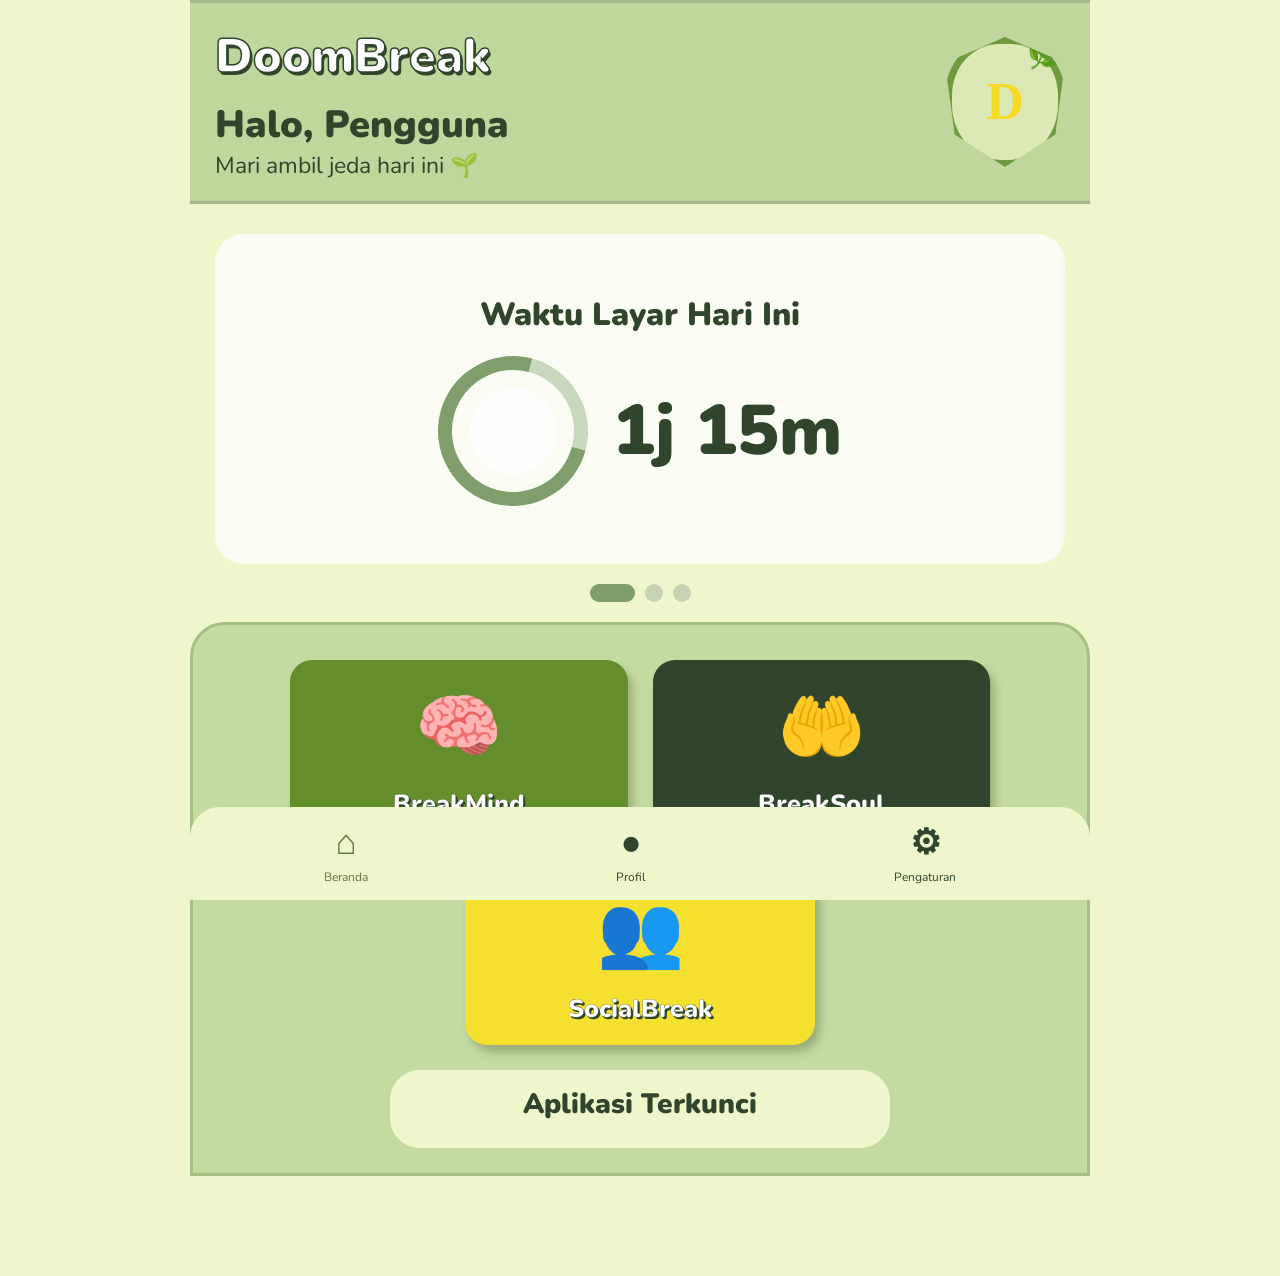
<file: index.html>
<!DOCTYPE html>
<html lang="id">
<head>
    <meta charset="UTF-8">
    <meta name="viewport" content="width=device-width, initial-scale=1.0">
    <title>DoomBreak</title>
    <link rel="stylesheet" href="style.css">
</head>
<body>
    <div class="app">

        <!-- HEADER -->
        <header class="top-header">
            <div class="header-content">
                <div class="header-left">
                    <div class="brand-title" id="brandTitle">DoomBreak</div>
                    <div class="header-greeting">
                        <h2>Halo, <span id="greetingName">Pengguna</span></h2>
                        <p>Mari ambil jeda hari ini 🌱</p>
                    </div>
                </div>

                <div class="shield-logo">
                    <div class="shield-leaf">🌿</div>
                    <span id="userInitial">D</span>
                </div>
            </div>
        </header>

        <!-- BERANDA -->
        <main id="homePage" class="page active">

            <!-- DASHBOARD SLIDER -->
            <section class="dashboard-section">
                <div class="dashboard-slider" id="dashboardSlider">
                    <div class="dashboard-track" id="dashboardTrack">

                        <!-- SLIDE 1 -->
                        <div class="dashboard-slide">
                            <div class="dashboard-panel screen-panel">
                                <h3>Waktu Layar Hari Ini</h3>

                                <div class="screen-time-content">
                                    <div class="screen-time-ring">
                                        <div class="ring-inner"></div>
                                    </div>

                                    <div class="screen-time-number">
                                        <strong id="screenTimeValue">1j 15m</strong>
                                    </div>
                                </div>
                            </div>
                        </div>

                        <!-- SLIDE 2 -->
                        <div class="dashboard-slide">
                            <div class="dashboard-panel">
                                <div class="chart-title">
                                    <h3>Durasi Penggunaan</h3>
                                </div>

                                <div class="app-usage-chart">
                                    <div class="chart-y-axis">
                                        <span>12</span>
                                        <span>10</span>
                                        <span>8</span>
                                        <span>6</span>
                                        <span>4</span>
                                        <span>2</span>
                                        <span>0</span>
                                    </div>

                                    <div class="chart-bars" id="usageChart">
                                        <!-- Diisi JS -->
                                    </div>
                                </div>
                            </div>
                        </div>
                    </div>
                </div>

                <div class="slider-dots">
                    <button class="slider-dot active" data-slide="0"></button>
                    <button class="slider-dot" data-slide="1"></button>
                    <button class="slider-dot" data-slide="2"></button>
                </div>
            </section>

            <!-- FITUR UTAMA -->
            <section class="feature-area">
                <div class="feature-grid">

                    <button class="feature-button mind" onclick="openChallenge('BreakMind')">
                        <span class="feature-image">🧠</span>
                        <span>BreakMind</span>
                    </button>

                    <button class="feature-button soul" onclick="openChallenge('BreakSoul')">
                        <span class="feature-image">🤲</span>
                        <span>BreakSoul</span>
                    </button>

                    <button class="feature-button social" onclick="openChallenge('SocialBreak')">
                        <span class="feature-image">👥</span>
                        <span>SocialBreak</span>
                    </button>

                </div>

                <!-- APLIKASI TERKUNCI -->
                <div class="locked-apps">
                    <h3>Aplikasi Terkunci</h3>

                    <div class="locked-app-icons" id="lockedAppIcons">
                        <!-- Diisi JS -->
                    </div>
                </div>
            </section>

        </main>

        <!-- HALAMAN MORNINGBREAK: DAFTAR TANGGAL -->
        <main id="morningPage" class="page">
            <div class="page-header morning-page-header">
                <div class="page-header-icon">🌅</div>
                <div>
                    <h1>MorningBreak</h1>
                    <p id="morningCurrentDate"></p>
                </div>
                <div class="header-shield">Ⅱ</div>
            </div>

            <section class="morning-history">
                <div class="morning-history-list" id="morningHistoryList">
                    <!-- Tanggal diisi JS -->
                </div>
            </section>
        </main>

        <!-- HALAMAN DETAIL RIWAYAT MORNINGBREAK -->
        <main id="morningDetailPage" class="page">
            <div class="page-header morning-page-header">
                <div class="page-header-icon">🌅</div>
                <div>
                    <h1>MorningBreak</h1>
                    <p id="morningDetailDate"></p>
                </div>
                <div class="header-shield">Ⅱ</div>
            </div>

            <section class="morning-detail-content">
                <div class="detail-section">
                    <div class="detail-section-title">Pertanyaan</div>
                    <div class="detail-result" id="morningQuestionsResult">
                        <!-- Pertanyaan -->
                    </div>
                </div>

                <div class="detail-section">
                    <div class="detail-section-title">Jawaban</div>
                    <div class="detail-answer-result" id="morningAnswersResult">
                        <!-- Jawaban -->
                    </div>
                </div>

                <div class="detail-navigation">
                    <button class="round-arrow" onclick="showPage('morningPage')">
                        ←
                    </button>

                    <button class="round-arrow" onclick="openMorningBreak()">
                        →
                    </button>
                </div>
            </section>
        </main>

        <!-- HALAMAN TANTANGAN LAIN -->
        <main id="challengePage" class="page">
            <div class="simple-page-header">
                <button class="back-button" onclick="showPage('homePage')">
                    ← Kembali
                </button>

                <h2 id="challengeTitle">BreakMind</h2>
                <p id="challengeDescription"></p>
            </div>

            <section class="challenge-card">
                <div class="challenge-progress">
                    <span id="challengeCounter">Pertanyaan 1</span>
                    <div class="progress-track">
                        <div id="challengeProgress"></div>
                    </div>
                </div>

                <h3 id="challengeQuestion"></h3>
                <div id="challengeOptions" class="challenge-options"></div>

                <button class="main-button" id="challengeNextButton" onclick="nextChallenge()">
                    Lanjutkan
                </button>
            </section>
        </main>
<!-- HALAMAN ARSIP FITUR -->
<main id="featureHistoryPage" class="page">
    <div class="simple-page-header">
        <button class="back-button" onclick="showPage('homePage')">
            ← Kembali
        </button>

        <div class="history-page-heading">
            <span id="featureHistoryIcon">🌱</span>
            <h2 id="featureHistoryTitle">Riwayat Respons</h2>
        </div>

        <p>Pilih tanggal untuk melihat respons yang sudah dikerjakan.</p>
    </div>

    <section class="feature-history-list" id="featureHistoryList">
        <!-- Tanggal akan diisi melalui JavaScript -->
    </section>
</main>

<!-- HALAMAN DETAIL ARSIP -->
<main id="featureHistoryDetailPage" class="page">
    <div class="simple-page-header">
        <button
            class="back-button"
            onclick="showPage('featureHistoryPage')"
        >
            ← Kembali
        </button>

        <h2 id="featureDetailTitle">Detail Respons</h2>
        <p id="featureDetailDate"></p>
    </div>

    <section
        class="feature-history-detail"
        id="featureHistoryDetailContent"
    >
        <!-- Pertanyaan dan jawaban akan ditampilkan di sini -->
    </section>
</main>

        <!-- PROFILE -->
        <main id="profilePage" class="page">
            <div class="simple-page-header">
                <h2>Profil</h2>
                <p>Kelola informasi akunmu.</p>
            </div>

            <section class="settings-content">
                <div class="profile-avatar" id="profileAvatar">H</div>

                <label for="profileName">Nama</label>
                <input id="profileName" type="text" value="Hida">

                <label for="profileEmail">Email</label>
                <input id="profileEmail" type="email" placeholder="Email kamu">

                <button class="main-button" onclick="saveProfile()">
                    Simpan Profil
                </button>

                <p id="profileFeedback" class="feedback"></p>
            </section>
        </main>

        <!-- SETTINGS -->
        <main id="settingsPage" class="page">
            <div class="page-header settings-page-header">
                <div class="page-header-icon">⚙</div>
                <h1>Setting</h1>
            </div>

            <section class="settings-content">

                <h2 class="settings-section-title">
                    Pengaturan Waktu & Fokus
                </h2>

                <div class="daily-limit-row">
                    <label for="dailyLimit">Batas Layar Harian</label>
                    <select id="dailyLimit">
                        <option value="2">2 jam</option>
                        <option value="3">3 jam</option>
                        <option value="4">4 jam</option>
                        <option value="5">5 jam</option>
                        <option value="6">6 jam</option>
                        <option value="8">8 jam</option>
                    </select>
                </div>

                <h2 class="settings-section-title app-lock-title">
                    Nonaktifkan Aplikasi
                </h2>

                <div class="app-lock-list">

                    <label class="app-lock-row">
                        <span class="app-logo instagram">◎</span>
                        <span class="app-lock-name">Instagram</span>
                        <input type="checkbox" class="app-lock-checkbox" data-app="instagram" checked>
                        <span class="custom-arrow">▼</span>
                    </label>

                    <label class="app-lock-row">
                        <span class="app-logo youtube">▶</span>
                        <span class="app-lock-name">YouTube</span>
                        <input type="checkbox" class="app-lock-checkbox" data-app="youtube" checked>
                        <span class="custom-arrow">▼</span>
                    </label>

                    <label class="app-lock-row">
                        <span class="app-logo tiktok">♪</span>
                        <span class="app-lock-name">TikTok</span>
                        <input type="checkbox" class="app-lock-checkbox" data-app="tiktok" checked>
                        <span class="custom-arrow">▼</span>
                    </label>

                    <label class="app-lock-row">
                        <span class="app-logo x-logo">𝕏</span>
                        <span class="app-lock-name">X</span>
                        <input type="checkbox" class="app-lock-checkbox" data-app="x" checked>
                        <span class="custom-arrow">▼</span>
                    </label>

                    <label class="app-lock-row">
                        <span class="app-logo telegram">➤</span>
                        <span class="app-lock-name">Telegram</span>
                        <input type="checkbox" class="app-lock-checkbox" data-app="telegram" checked>
                        <span class="custom-arrow">▼</span>
                    </label>

                </div>

                <div class="setting-option">
                    <strong>Tampilan Mode</strong>
                    <button id="themeToggle" onclick="toggleTheme()">
                        <span>☾</span>
                        <span>☀</span>
                    </button>
                </div>

                <div class="setting-option">
                    <strong>Bahasa</strong>
                    <span>Indonesia</span>
                </div>
                    
                </p>
            </section>
        </main>

        <!-- BOTTOM NAVIGATION -->
        <nav class="bottom-nav">
            <button class="nav-button active" data-page="homePage" onclick="showPage('homePage')">
                <span class="nav-icon">⌂</span>
                <span>Beranda</span>
            </button>

            <button class="nav-button" data-page="profilePage" onclick="showPage('profilePage')">
                <span class="nav-icon">●</span>
                <span>Profil</span>
            </button>

            <button class="nav-button" data-page="settingsPage" onclick="showPage('settingsPage')">
                <span class="nav-icon">⚙</span>
                <span>Pengaturan</span>
            </button>
        </nav>

    </div>

    <script src="script.js"></script>
</body>
</html>
</file>
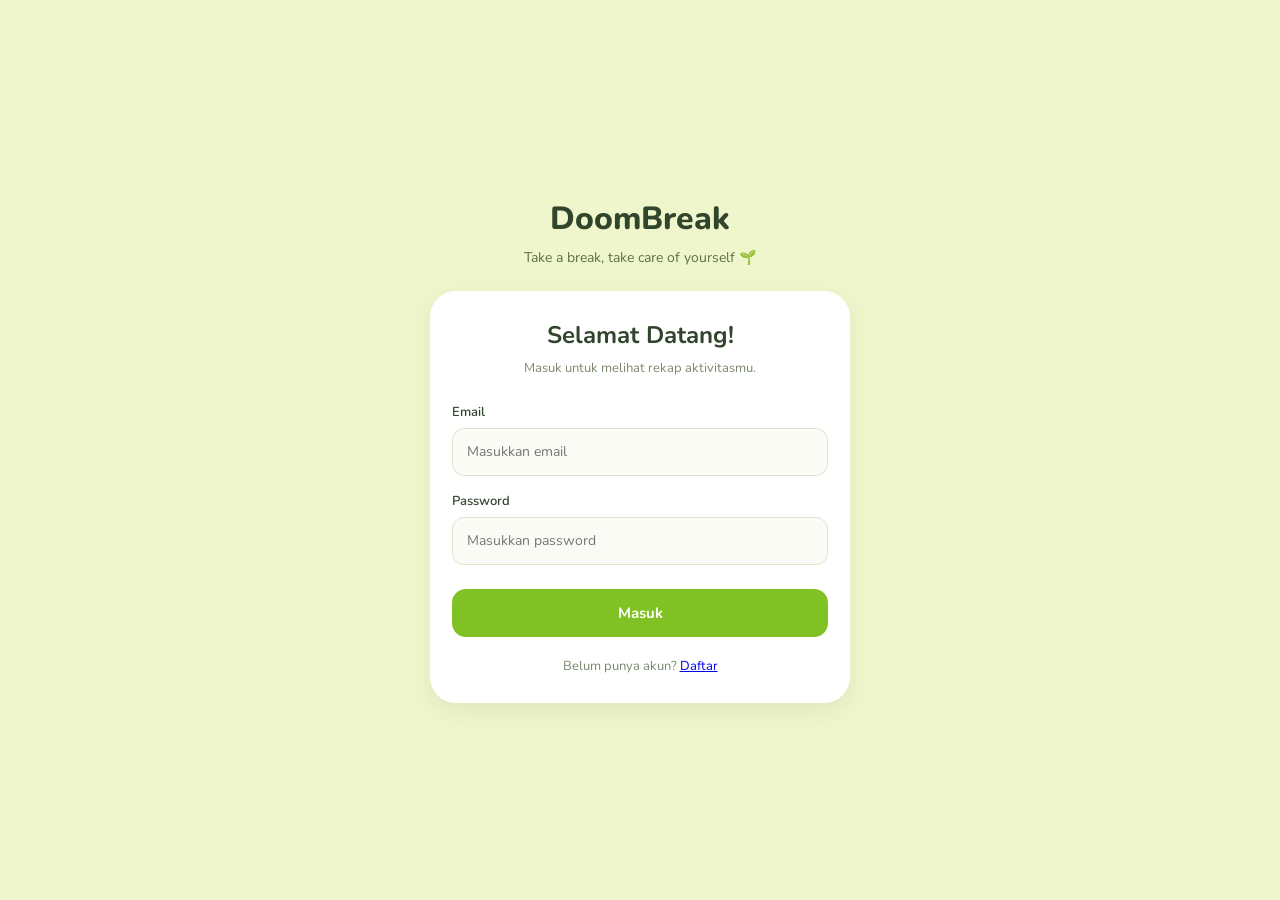
<file: login.html>
<!DOCTYPE html>
<html lang="id">
<head>
    <meta charset="UTF-8">
    <meta name="viewport" content="width=device-width, initial-scale=1.0">
    <title>Login - DoomBreak</title>

    <link rel="stylesheet" href="style.css">
</head>

<body class="auth-mode">

    <main class="auth-page active">
        <div class="auth-container">

            <div class="auth-logo">
                <h1>DoomBreak</h1>
                <p>Take a break, take care of yourself 🌱</p>
            </div>

            <div class="auth-card">
                <h2>Selamat Datang!</h2>

                <p class="auth-subtitle">
                    Masuk untuk melihat rekap aktivitasmu.
                </p>

                <form id="loginForm">

                    <div class="auth-input-group">
                        <label for="loginEmail">Email</label>
                        <input
                            type="email"
                            id="loginEmail"
                            placeholder="Masukkan email"
                            required
                        >
                    </div>

                    <div class="auth-input-group">
                        <label for="loginPassword">Password</label>
                        <input
                            type="password"
                            id="loginPassword"
                            placeholder="Masukkan password"
                            required
                        >
                    </div>

                    <button type="submit" class="auth-submit">
                        Masuk
                    </button>

                </form>

                <p class="auth-switch">
                    Belum punya akun?
                    <a href="register.html">Daftar</a>
                </p>
            </div>

        </div>
    </main>

    <script src="auth.js"></script>
</body>
</html>
</file>
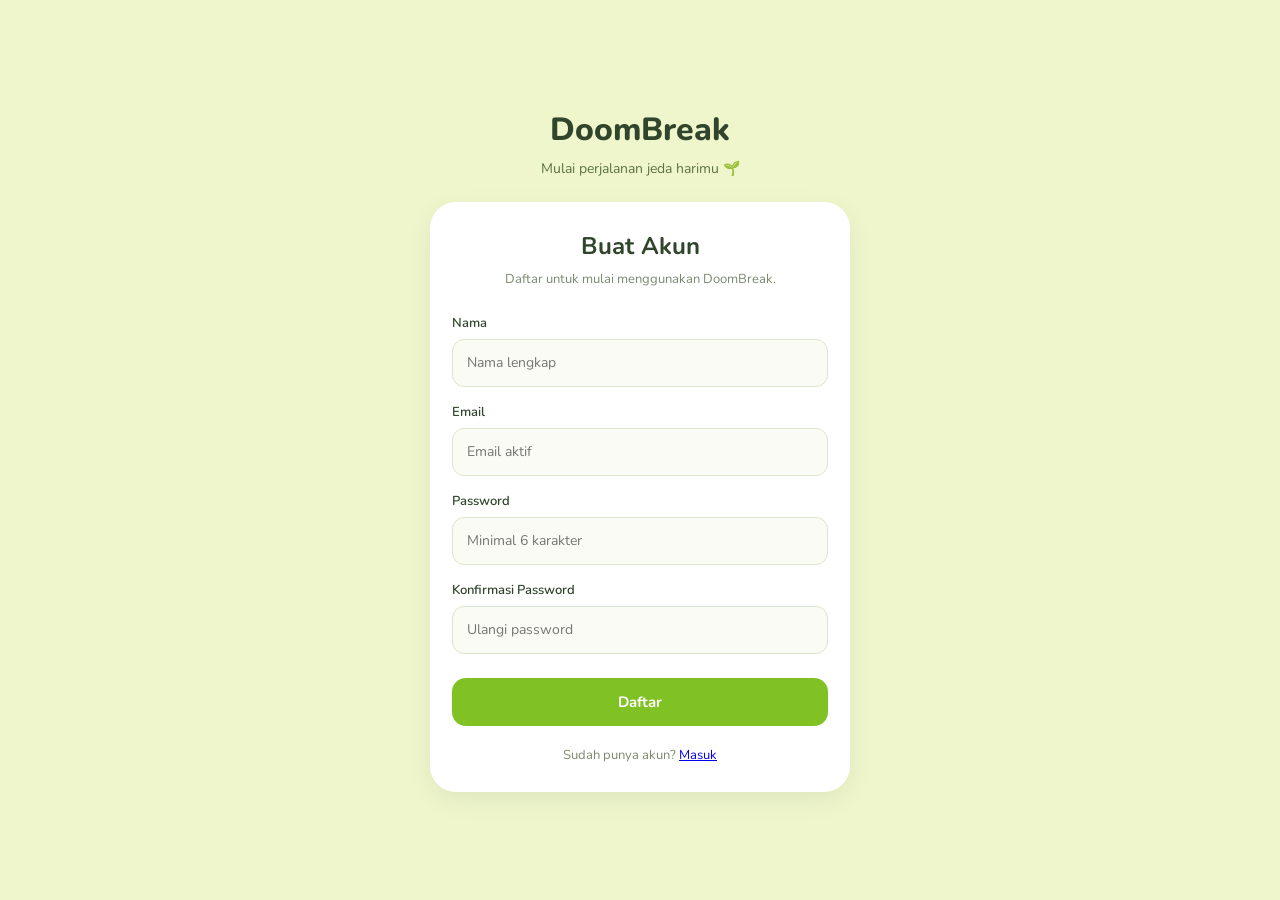
<file: register.html>
<!DOCTYPE html>
<html lang="id">
<head>
    <meta charset="UTF-8">
    <meta name="viewport" content="width=device-width, initial-scale=1.0">
    <title>Register - DoomBreak</title>

    <link rel="stylesheet" href="style.css">
</head>

<body class="auth-mode">

    <main class="auth-page active">
        <div class="auth-container">

            <div class="auth-logo">
                <h1>DoomBreak</h1>
                <p>Mulai perjalanan jeda harimu 🌱</p>
            </div>

            <div class="auth-card">
                <h2>Buat Akun</h2>

                <p class="auth-subtitle">
                    Daftar untuk mulai menggunakan DoomBreak.
                </p>

                <form id="registerForm">

                    <div class="auth-input-group">
                        <label for="registerName">Nama</label>
                        <input
                            type="text"
                            id="registerName"
                            placeholder="Nama lengkap"
                            required
                        >
                    </div>

                    <div class="auth-input-group">
                        <label for="registerEmail">Email</label>
                        <input
                            type="email"
                            id="registerEmail"
                            placeholder="Email aktif"
                            required
                        >
                    </div>

                    <div class="auth-input-group">
                        <label for="registerPassword">Password</label>
                        <input
                            type="password"
                            id="registerPassword"
                            placeholder="Minimal 6 karakter"
                            minlength="6"
                            required
                        >
                    </div>

                    <div class="auth-input-group">
                        <label for="confirmPassword">
                            Konfirmasi Password
                        </label>

                        <input
                            type="password"
                            id="confirmPassword"
                            placeholder="Ulangi password"
                            minlength="6"
                            required
                        >
                    </div>

                    <button type="submit" class="auth-submit">
                        Daftar
                    </button>

                </form>

                <p class="auth-switch">
                    Sudah punya akun?
                    <a href="login.html">Masuk</a>
                </p>
            </div>

        </div>
    </main>

    <script src="auth.js"></script>
</body>
</html>
</file>
<file: style.css>
@import url('https://fonts.googleapis.com/css2?family=Nunito:wght@400;600;700;800;900&display=swap');

:root {
    --bg: #eff6cc;
    --header: #bfd69d;
    --green: #9bcd5b;
    --green-dark: #5b8d2b;
    --dark: #30452b;
    --yellow: #f5df2f;
    --white: #ffffff;
    --muted: #b8c0ad;
    --shadow: 5px 7px 9px rgba(45, 55, 30, 0.28);
}

* {
    margin: 0;
    padding: 0;
    box-sizing: border-box;
}

body {
    font-family: 'Nunito', sans-serif;
    background: var(--bg);
    color: var(--dark);
}

button,
input,
select {
    font-family: inherit;
}

button {
    cursor: pointer;
    border: none;
}

.app {
    max-width: 900px;
    min-height: 100vh;
    margin: 0 auto;
    background: var(--bg);
    padding-bottom: 100px;
}

/* HEADER */

.top-header {
    background: var(--header);
    border-top: 3px solid #a4b987;
    border-bottom: 3px solid #a4b987;
    padding: 20px 25px;
}

.header-content {
    display: flex;
    align-items: center;
    justify-content: space-between;
    gap: 15px;
}

.brand-title {
    font-size: clamp(28px, 6vw, 48px);
    font-weight: 900;
    color: white;
    -webkit-text-stroke: 1.5px var(--dark);
    text-shadow: 2px 3px var(--dark);
    margin-bottom: 10px;
}

.header-greeting h2 {
    font-size: clamp(23px, 4.5vw, 38px);
    font-weight: 900;
}

.header-greeting p {
    font-size: clamp(14px, 3vw, 23px);
}

.shield-logo {
    position: relative;
    width: 120px;
    height: 130px;
    flex-shrink: 0;
    border: 7px solid #6e9b3f;
    border-radius: 45% 45% 48% 48%;
    clip-path: polygon(50% 0, 100% 20%, 92% 75%, 50% 100%, 8% 75%, 0 20%);
    background: #dce9b6;
    display: grid;
    place-items: center;
}

.shield-symbol {
    color: var(--yellow);
    font-size: 48px;
    font-weight: 900;
}

.shield-leaf {
    position: absolute;
    top: -5px;
    right: 0;
    font-size: 25px;
}

/* PAGES */

.page {
    display: none;
}

.page.active {
    display: block;
}

/* DASHBOARD */

.dashboard-section {
    padding: 30px 25px 20px;
}

.dashboard-slider {
    overflow: hidden;
    border-radius: 28px;
}

.dashboard-track {
    display: flex;
    transition: transform 0.35s ease;
}

.dashboard-slide {
    min-width: 100%;
    flex: 0 0 100%;
}

.dashboard-panel {
    height: 330px;
    border-radius: 28px;
    background: rgba(255, 255, 255, 0.78);
    display: flex;
    flex-direction: column;
    justify-content: center;
    padding: 25px;
    box-shadow: 0 3px 12px rgba(60, 80, 40, 0.05);
}

.dashboard-panel h3 {
    text-align: center;
    font-size: clamp(20px, 4vw, 32px);
    font-weight: 900;
    margin-bottom: 20px;
}

.screen-time-content {
    display: flex;
    align-items: center;
    justify-content: center;
    gap: 25px;
}

.screen-time-ring {
    width: clamp(100px, 18vw, 150px);
    height: clamp(100px, 18vw, 150px);
    border-radius: 50%;
    border: 14px solid #7f9e6b;
    border-right-color: #c9d8bd;
    transform: rotate(-30deg);
    display: grid;
    place-items: center;
}

.ring-inner {
    width: 70%;
    height: 70%;
    border-radius: 50%;
    background: rgba(255, 255, 255, 0.8);
}

.screen-time-number strong {
    font-size: clamp(35px, 8vw, 70px);
    font-weight: 900;
    white-space: nowrap;
}

/* SLIDER DOTS */

.slider-dots {
    display: flex;
    justify-content: center;
    gap: 10px;
    margin-top: 20px;
}

.slider-dot {
    width: 18px;
    height: 18px;
    border-radius: 50%;
    background: #c8d2b6;
}

.slider-dot.active {
    width: 45px;
    border-radius: 20px;
    background: #7e9d67;
}

/* APP USAGE CHART */

.app-usage-chart {
    display: flex;
    height: 220px;
    gap: 12px;
}

.chart-y-axis {
    display: flex;
    flex-direction: column;
    justify-content: space-between;
    font-size: 13px;
    font-weight: 700;
    padding-bottom: 25px;
}

.chart-bars {
    flex: 1;
    display: flex;
    align-items: flex-end;
    justify-content: space-around;
    gap: 10px;
    border-bottom: 2px solid #d7e2c6;
}

.usage-bar-item {
    height: 100%;
    display: flex;
    flex-direction: column;
    justify-content: flex-end;
    align-items: center;
    gap: 10px;
    flex: 1;
}

.usage-bar {
    width: 55%;
    min-height: 4px;
    background: #7d9d63;
    border-radius: 0;
}

.usage-app-icon {
    font-size: 22px;
    line-height: 1;
    margin-bottom: 4px;
}

/* MOOD CHART */

.mood-chart-wrapper {
    height: 220px;
    display: flex;
    gap: 10px;
}

.mood-levels {
    display: flex;
    flex-direction: column;
    justify-content: space-between;
    font-size: 21px;
}

.mood-chart {
    flex: 1;
    height: 100%;
    position: relative;
    border-bottom: 2px solid #d7e2c6;
}

.mood-chart svg {
    width: 100%;
    height: 100%;
    overflow: visible;
}

.mood-month-labels {
    display: flex;
    justify-content: space-between;
    font-size: 10px;
    margin-top: 4px;
}

/* FEATURE AREA */

.feature-area {
    background: #c3dba2;
    border: 3px solid #a5bf83;
    border-radius: 35px 35px 0 0;
    padding: 35px 25px 25px;
}

.feature-grid {
    display: grid;
    grid-template-columns: repeat(2, minmax(0, 1fr));
    gap: 25px;
    max-width: 700px;
    margin: 0 auto;
}

.feature-button {
    min-height: 180px;
    border-radius: 22px;
    box-shadow: var(--shadow);
    display: flex;
    flex-direction: column;
    align-items: center;
    justify-content: center;
    gap: 12px;
    color: white;
    font-size: clamp(15px, 3vw, 25px);
    font-weight: 900;
    text-shadow: 2px 2px var(--dark);
    -webkit-text-stroke: 0.3px var(--dark);
    transition: transform 0.2s;
}

.feature-button:active {
    transform: scale(0.97);
}

.feature-image {
    font-size: clamp(40px, 8vw, 70px);
    text-shadow: none;
    -webkit-text-stroke: 0;
}

.feature-button.morning {
    background: #9bcd5b;
}

.feature-button.mind {
    background: #638e2b;
}

.feature-button.soul {
    background: #30452b;
}

.feature-button.social {
    background: #f5df2f;
    color: white;
}

/* LOCKED APPS */

.locked-apps {
    max-width: 500px;
    margin: 25px auto 0;
    padding: 15px 20px;
    border-radius: 30px;
    background: var(--bg);
    text-align: center;
}

.locked-apps h3 {
    font-size: clamp(18px, 4vw, 28px);
    font-weight: 900;
    margin-bottom: 10px;
}

.locked-app-icons {
    display: flex;
    align-items: center;
    justify-content: center;
    flex-wrap: wrap;
    gap: 12px;
}

.locked-app-icon {
    position: relative;
    width: 45px;
    height: 45px;
    border-radius: 12px;
    display: grid;
    place-items: center;
    color: white;
    font-size: 24px;
    font-weight: 900;
}

.locked-app-icon::after {
    content: "🔒";
    position: absolute;
    right: -5px;
    top: -8px;
    font-size: 14px;
}

.instagram {
    background: linear-gradient(45deg, #f8b33a, #d33b92, #6652c9);
}

.youtube {
    background: #ff0000;
}

.tiktok {
    background: #000000;
}

.x-logo {
    background: #000000;
}

.telegram {
    background: #269bd6;
}

.empty-apps {
    font-size: 12px;
    color: #7d8c6b;
}

/* MORNINGBREAK HEADER */

.page-header {
    display: flex;
    align-items: center;
    gap: 15px;
    padding: 25px;
    background: var(--header);
    border-top: 3px solid #a4b987;
    border-bottom: 3px solid #a4b987;
}

.page-header h1 {
    font-size: clamp(25px, 5vw, 45px);
    font-weight: 900;
    color: white;
    -webkit-text-stroke: 1.5px var(--dark);
    text-shadow: 2px 3px var(--dark);
}

.page-header p {
    font-size: clamp(13px, 2.5vw, 22px);
    font-weight: 800;
}

.page-header-icon {
    font-size: 45px;
}

.header-shield {
    margin-left: auto;
    width: 65px;
    height: 75px;
    border: 4px solid #6e9b3f;
    border-radius: 40% 40% 45% 45%;
    display: grid;
    place-items: center;
    color: var(--yellow);
    font-size: 30px;
    font-weight: 900;
    background: #dce9b6;
}

/* MORNING HISTORY */

.morning-history {
    padding: 35px 25px;
}

.morning-history-list {
    display: flex;
    flex-direction: column;
    gap: 22px;
}

.morning-date-button {
    width: 100%;
    padding: 20px 15px;
    border-radius: 20px;
    background: var(--green);
    color: var(--dark);
    font-size: clamp(17px, 4vw, 32px);
    font-weight: 900;
    box-shadow: var(--shadow);
    text-align: center;
}

.morning-date-button:active {
    transform: scale(0.98);
}

.morning-date-button.not-completed {
    opacity: 0.7;
}

.morning-empty {
    text-align: center;
    padding: 25px;
    font-size: 14px;
}

/* MORNING DETAIL */

.morning-detail-content {
    padding: 30px 25px;
}

.detail-section {
    margin-bottom: 25px;
}

.detail-section-title {
    background: var(--green);
    padding: 18px;
    border-radius: 20px;
    text-align: center;
    font-size: clamp(20px, 4vw, 30px);
    font-weight: 900;
    color: white;
    -webkit-text-stroke: 0.5px var(--dark);
    text-shadow: 1px 2px var(--dark);
    box-shadow: var(--shadow);
    position: relative;
    z-index: 2;
}

.detail-result {
    min-height: 150px;
    padding: 25px;
    margin-top: 12px;
    background: var(--yellow);
    border-radius: 20px;
    box-shadow: var(--shadow);
}

.detail-answer-result {
    min-height: 300px;
    padding: 25px;
    margin-top: -3px;
    background: white;
    border-radius: 20px;
    box-shadow: var(--shadow);
}

.detail-question-item,
.detail-answer-item {
    padding: 15px 0;
    border-bottom: 1px solid #e5e8dc;
    font-size: 15px;
    line-height: 1.6;
}

.detail-question-item:last-child,
.detail-answer-item:last-child {
    border-bottom: none;
}

.detail-question-item strong,
.detail-answer-item strong {
    display: block;
    margin-bottom: 5px;
}

.detail-answer-item {
    color: #536747;
}

.detail-navigation {
    display: flex;
    justify-content: space-between;
    margin-top: 30px;
}

.round-arrow {
    width: 75px;
    height: 75px;
    border-radius: 50%;
    background: var(--dark);
    color: var(--bg);
    font-size: 40px;
    font-weight: 900;
}

/* OTHER CHALLENGES */

.simple-page-header {
    padding: 25px;
}

.simple-page-header h2 {
    font-size: 30px;
    font-weight: 900;
}

.simple-page-header p {
    font-size: 14px;
}

.back-button {
    display: block;
    background: transparent;
    color: var(--dark);
    font-size: 14px;
    font-weight: 800;
    margin-bottom: 15px;
}

.challenge-card {
    background: white;
    padding: 25px;
    margin: 0 25px;
    border-radius: 25px;
    box-shadow: var(--shadow);
}

.challenge-progress {
    margin-bottom: 25px;
}

.challenge-progress span {
    display: block;
    font-size: 12px;
    margin-bottom: 8px;
}

.progress-track {
    height: 8px;
    background: #e6edd8;
    border-radius: 20px;
}

.progress-track div {
    width: 0;
    height: 100%;
    background: var(--green);
    border-radius: 20px;
}

.challenge-card h3 {
    font-size: 20px;
    margin-bottom: 20px;
}

.challenge-options {
    display: flex;
    flex-direction: column;
    gap: 12px;
    margin-bottom: 20px;
}

.challenge-option {
    padding: 15px;
    border: 2px solid #e1e9d5;
    border-radius: 15px;
    background: white;
    text-align: left;
    font-size: 14px;
}

.challenge-option.selected {
    border-color: var(--green-dark);
    background: #eff6dd;
}

.main-button {
    width: 100%;
    padding: 15px;
    background: var(--green-dark);
    color: white;
    font-weight: 900;
    font-size: 15px;
    border-radius: 15px;
}

/* SETTINGS */

.settings-page-header {
    gap: 15px;
}

.settings-page-header .page-header-icon {
    font-size: 55px;
    color: #000;
}

.settings-content {
    margin: 30px 25px;
    padding: 25px;
    border-radius: 20px;
    background: var(--green);
    box-shadow: var(--shadow);
}

.settings-section-title {
    text-align: center;
    background: var(--bg);
    font-size: clamp(19px, 4vw, 32px);
    font-weight: 900;
    margin: -10px -25px 0;
    padding: 8px 5px;
}

.daily-limit-row {
    display: flex;
    align-items: center;
    justify-content: space-between;
    gap: 10px;
    padding: 15px;
    margin-bottom: 15px;
}

.daily-limit-row label {
    font-size: clamp(15px, 3.5vw, 25px);
}

.daily-limit-row select {
    width: 100px;
    padding: 10px;
    border: none;
    background: var(--bg);
    color: var(--dark);
    font-size: 14px;
    border-radius: 5px;
}

.app-lock-title {
    margin-top: 0;
}

.app-lock-list {
    padding: 15px;
}

.app-lock-row {
    display: flex;
    align-items: center;
    gap: 15px;
    min-height: 65px;
    cursor: pointer;
}

.app-logo {
    width: 48px;
    height: 48px;
    display: grid;
    place-items: center;
    border-radius: 15px;
    color: white;
    font-size: 25px;
    font-weight: 900;
    flex-shrink: 0;
}

.app-lock-name {
    display: none;
}

.app-lock-checkbox {
    width: 20px;
    height: 20px;
    accent-color: var(--dark);
    margin-left: auto;
}

.custom-arrow {
    color: var(--yellow);
    font-size: 25px;
    margin-left: 10px;
}

.setting-option {
    display: flex;
    justify-content: space-between;
    align-items: center;
    background: var(--bg);
    border-radius: 25px;
    padding: 12px 18px;
    margin-top: 15px;
    gap: 10px;
}

.setting-option strong {
    font-size: clamp(14px, 3vw, 23px);
    font-weight: 900;
}

.setting-option > span {
    font-size: 15px;
}

#themeToggle {
    width: 150px;
    border-radius: 30px;
    background: white;
    display: flex;
    justify-content: space-between;
    padding: 5px 10px;
    font-size: 20px;
}

.settings-note {
    margin-top: 20px;
    font-size: 11px;
    line-height: 1.6;
}

/* PROFILE */

.profile-avatar {
    width: 90px;
    height: 90px;
    border-radius: 50%;
    background: var(--yellow);
    display: grid;
    place-items: center;
    margin: 0 auto 25px;
    font-size: 35px;
    font-weight: 900;
}

.settings-content label {
    display: block;
    font-size: 13px;
    font-weight: 800;
    margin: 15px 0 8px;
}

.settings-content input[type="text"],
.settings-content input[type="email"] {
    width: 100%;
    padding: 12px;
    border: 1px solid #d5e0c5;
    border-radius: 10px;
    background: var(--bg);
}

.feedback {
    margin-top: 10px;
    font-size: 12px;
}

/* BOTTOM NAV */

.bottom-nav {
    position: fixed;
    bottom: 0;
    left: 50%;
    transform: translateX(-50%);
    width: min(900px, 100%);
    display: flex;
    justify-content: space-around;
    align-items: center;
    padding: 12px 10px 15px;
    background: var(--bg);
    border-radius: 30px 30px 0 0;
    z-index: 100;
}

.nav-button {
    display: flex;
    flex-direction: column;
    align-items: center;
    gap: 3px;
    background: transparent;
    color: var(--dark);
    font-size: 12px;
}

.nav-icon {
    font-size: 35px;
    font-weight: 900;
}

.nav-button.active {
    color: #5c7843;
}

/* DARK MODE */

body.dark-mode {
    --bg: #20291c;
    --header: #3c5130;
    --green: #6f9f3e;
    --green-dark: #4b702b;
    --dark: #e5f1d3;
    --yellow: #cbbd2c;
    --white: #263020;
    --muted: #aab79a;
}

body.dark-mode .dashboard-panel,
body.dark-mode .challenge-card,
body.dark-mode .detail-answer-result {
    background: #2b3626;
    color: var(--dark);
}

body.dark-mode .challenge-option {
    background: #2b3626;
    color: var(--dark);
}

body.dark-mode .detail-answer-item {
    color: #c8ddb2;
}

/* RESPONSIVE */

@media (max-width: 550px) {
    .dashboard-section {
        padding: 25px 18px 15px;
    }

    .dashboard-panel {
        height: 300px;
        padding: 18px;
    }

    .feature-area {
        padding: 30px 18px 25px;
    }

    .feature-grid {
        gap: 18px;
    }

    .feature-button {
        min-height: 150px;
    }

    .morning-history {
        padding: 30px 18px;
    }

    .morning-date-button {
        padding: 18px 10px;
    }

    .morning-detail-content {
        padding: 25px 18px;
    }

    .settings-content {
        margin: 25px 18px;
        padding: 20px;
    }

    .settings-section-title {
        margin-left: -20px;
        margin-right: -20px;
    }

    .challenge-card {
        margin: 0 18px;
    }
}

@media (max-width: 380px) {
    .screen-time-content {
        gap: 12px;
    }

    .screen-time-number strong {
        font-size: 35px;
    }

    .screen-time-ring {
        width: 90px;
        height: 90px;
        border-width: 10px;
    }

    .feature-button {
        min-height: 125px;
        font-size: 14px;
    }

    .feature-image {
        font-size: 38px;
    }

    .app-logo {
        width: 40px;
        height: 40px;
    }
}
/* LABEL DURASI DI ATAS BATANG GRAFIK */
.usage-duration {
    display: block;
    font-size: 12px;
    font-weight: 700;
    color: #34472d;
    white-space: nowrap;
    text-align: center;
    margin-bottom: 7px;
    line-height: 1.2;
}

/* ITEM GRAFIK */
.usage-bar-item {
    height: 100%;
    display: flex;
    flex-direction: column;
    justify-content: flex-end;
    align-items: center;
    gap: 8px;
    flex: 1;
    min-width: 0;
}

/* BATANG GRAFIK */
.usage-bar {
    width: 55%;
    min-height: 4px;
    background: #7d9d63;
    border-radius: 0;
    transition: height 0.3s ease;
}

/* IKON APLIKASI */
.usage-app-icon {
    font-size: 22px;
    line-height: 1;
    margin-bottom: 4px;
}

/* RESPONSIVE UNTUK HP */
@media (max-width: 420px) {
    .usage-duration {
        font-size: 10px;
    }

    .usage-app-icon {
        font-size: 18px;
    }
}
/* ======================================
   RIWAYAT RESPONS DOOMBREAK
====================================== */

.history-page-heading {
    display: flex;
    align-items: center;
    gap: 10px;
}

.history-page-heading span {
    font-size: 28px;
}

/* ======================================
   FEATURE HISTORY - DOOMBREAK
====================================== */

/* Daftar tanggal aktivitas */
.feature-history-list {
    display: flex;
    flex-direction: column;
    gap: 25px;
    padding: 35px 25px;
}

/* Tombol tanggal */
.feature-history-list .morning-date-button {
    width: 100%;
    min-height: 100px;
    padding: 20px 15px;

    display: flex;
    justify-content: center;
    align-items: center;

    border: none;
    border-radius: 22px;

    background: var(--green);
    color: var(--dark);

    font-size: clamp(18px, 4vw, 32px);
    font-weight: 900;
    text-align: center;

    box-shadow: var(--shadow);
}

/* Hilangkan tanda panah pada tombol tanggal */
.feature-history-list .history-arrow {
    display: none;
}

/* Halaman detail */
.feature-history-detail {
    display: flex;
    flex-direction: column;
    gap: 30px;
    padding: 35px 25px 110px;
}

/* Kartu pertanyaan dan jawaban */
.feature-history-detail .history-qa-card {
    background: transparent;
    border: none;
    border-radius: 22px;
    padding: 0;
    box-shadow: none;
}

/* Bagian pertanyaan */
.feature-history-detail .history-question {
    min-height: 100px;
    padding: 20px;

    display: flex;
    justify-content: center;
    align-items: center;

    background: var(--green);
    border-radius: 22px;
    box-shadow: var(--shadow);
    text-align: center;
}

/* Hilangkan nomor */
.feature-history-detail .history-number {
    display: none;
}

/* Hilangkan label kecil */
.feature-history-detail .history-question small {
    display: none;
}

/* Tulisan Pertanyaan */
.feature-history-detail .history-question strong {
    color: white;
    font-size: clamp(20px, 4vw, 30px);
    font-weight: 900;
    text-shadow: 2px 2px var(--dark);
}

/* Area jawaban */
.feature-history-detail .history-answer {
    min-height: 180px;
    margin: 15px 0 0;
    padding: 25px;

    background: white;
    border-radius: 22px;
    box-shadow: var(--shadow);
}

/* Tulisan Hasil Rekapan */
.feature-history-detail .history-answer small {
    display: block;
    color: #c5c9c0;
    font-size: clamp(20px, 4vw, 30px);
    font-weight: 900;
}

/* Isi jawaban */
.feature-history-detail .history-answer p {
    margin: 10px 0 0;
    color: var(--dark);
    font-size: 18px;
    line-height: 1.5;
}

/* Tampilan kosong */
.feature-history-list .history-empty,
.feature-history-detail .history-empty {
    padding: 25px;
    background: transparent;
    color: var(--dark);
    text-align: center;
    font-weight: 800;
}

/* Tampilan HP */
@media (max-width: 550px) {
    .feature-history-list {
        padding: 30px 18px;
        gap: 22px;
    }

    .feature-history-list .morning-date-button {
        min-height: 85px;
        font-size: 20px;
    }

    .feature-history-detail {
        padding: 30px 18px 110px;
    }

    .feature-history-detail .history-answer {
        min-height: 250px;
    }
}

/* Dark mode */
.dark-mode .history-qa-card {
    background: #252d20;
    border-color: rgba(190, 220, 150, 0.14);
}

.dark-mode .history-question strong {
    color: #e8f1df;
}

.dark-mode .history-answer {
    background: #34432a;
}

.dark-mode .history-answer p {
    color: #e2f2ce;
}

.dark-mode .history-number {
    background: #455b34;
    color: #e2f2ce;
}
/* ==========================================
   DOOMBREAK - RESPONSIVE MOBILE
   ========================================== */

/* Mencegah halaman melebar keluar layar */
* {
    box-sizing: border-box;
}

html {
    width: 100%;
    max-width: 100%;
    overflow-x: hidden;
    -webkit-text-size-adjust: 100%;
}

body {
    width: 100%;
    max-width: 100%;
    min-width: 0;
    margin: 0;
    overflow-x: hidden;
}

/* Gambar dan media menyesuaikan layar */
img,
video,
canvas,
svg {
    max-width: 100%;
}

/* ==========================================
   TABLET DAN HP
   ========================================== */

@media screen and (max-width: 768px) {

    body {
        font-size: 14px;
    }

    /* Semua halaman menggunakan lebar layar */
    .page,
    main {
        width: 100%;
        max-width: 100%;
        min-width: 0;
    }

    /* Kontainer utama */
    .container,
    .main-container,
    .content,
    .dashboard-container {
        width: 100%;
        max-width: 100%;
        padding-left: 16px;
        padding-right: 16px;
    }

    /* Header */
    header,
    .header,
    .navbar,
    .topbar {
        width: 100%;
        max-width: 100%;
    }

    /* Judul */
    h1 {
        font-size: clamp(22px, 6vw, 30px);
        line-height: 1.25;
    }

    h2 {
        font-size: clamp(19px, 5vw, 25px);
        line-height: 1.3;
    }

    h3 {
        font-size: clamp(16px, 4.5vw, 20px);
        line-height: 1.35;
    }

    /* Kartu dashboard */
    .card,
    .dashboard-card,
    .feature-card,
    .stat-card {
        width: 100%;
        min-width: 0;
        max-width: 100%;
    }

    /* Grid kartu menjadi satu kolom */
    .dashboard-grid,
    .feature-grid,
    .stats-grid {
        grid-template-columns: minmax(0, 1fr);
        width: 100%;
        gap: 14px;
    }

    /* Carousel tetap bisa digeser secara horizontal */
    .carousel,
    .dashboard-carousel,
    .horizontal-scroll {
        max-width: 100%;
        overflow-x: auto;
        -webkit-overflow-scrolling: touch;
    }

    /* Grafik */
    .chart-container,
    .usage-chart-container {
        width: 100%;
        max-width: 100%;
        min-width: 0;
        overflow: hidden;
    }

    canvas {
        width: 100% !important;
        max-width: 100%;
    }

    /* Tombol */
    button,
    .button {
        max-width: 100%;
        min-height: 42px;
        font-size: 14px;
    }

    /* Halaman arsip */
    .simple-page-header {
        width: 100%;
        padding: 18px 16px;
    }

    .feature-history-list,
    .feature-history-detail {
        width: 100%;
        padding: 14px 16px;
        gap: 12px;
    }

    .morning-date-button {
        width: 100%;
        min-height: 52px;
        padding: 14px 16px;
        display: flex;
        align-items: center;
        justify-content: space-between;
        gap: 12px;
        text-align: left;
    }

    .history-qa-card {
        width: 100%;
        min-width: 0;
        padding: 14px;
    }

    .history-question strong,
    .history-answer p {
        overflow-wrap: anywhere;
        word-break: normal;
    }

    .history-answer {
        margin-left: 0;
    }

    /* Form input */
    input,
    textarea,
    select {
        width: 100%;
        max-width: 100%;
        font-size: 16px;
    }

    /* Bagian profil */
    .profile-card,
    .profile-container {
        width: 100%;
        max-width: 100%;
    }
}

/* ==========================================
   HP KECIL
   ========================================== */

@media screen and (max-width: 480px) {

    .container,
    .main-container,
    .content,
    .dashboard-container {
        padding-left: 12px;
        padding-right: 12px;
    }

    .simple-page-header {
        padding: 16px 12px;
    }

    .feature-history-list,
    .feature-history-detail {
        padding: 12px;
    }

    .history-qa-card {
        padding: 12px;
    }

    .history-number {
        flex: 0 0 26px;
        width: 26px;
        height: 26px;
    }

    .history-question {
        gap: 9px;
    }

    .history-question strong {
        font-size: 13px;
    }

    .history-answer p {
        font-size: 13px;
    }
}
/* =====================================
   FITUR DOOMBREAK - UKURAN HP
===================================== */

@media screen and (max-width: 480px) {

    .feature-area {
        width: 100%;
        padding: 10px;
        box-sizing: border-box;
    }

    .feature-grid {
        display: grid;

        /* Dua kolom dengan lebar seimbang */
        grid-template-columns: repeat(2, minmax(0, 1fr));

        gap: 10px;
        width: 100%;
        margin: 0;
        padding: 0;
    }

    .feature-button {
        width: 100%;
        height: 88px;
        min-height: 88px;

        padding: 8px 5px;

        display: flex;
        flex-direction: column;
        justify-content: center;
        align-items: center;
        gap: 6px;

        border-radius: 16px;
        box-sizing: border-box;

        font-size: 12px;
        line-height: 1.2;
        text-align: center;
    }

    .feature-image {
        font-size: 24px;
        line-height: 1;
        margin: 0;
    }
}
/* =====================================
   DASHBOARD SLIDER - UKURAN SAMA DI HP
===================================== */

@media screen and (max-width: 480px) {

    .dashboard-section {
        width: 100%;
        min-width: 0;
        padding: 0 16px;
        box-sizing: border-box;
    }

    .dashboard-slider {
        width: 100%;
        height: 280px;
        overflow: hidden;
    }

    .dashboard-track {
        height: 100%;
        display: flex;
        align-items: stretch;
    }

    .dashboard-slide {
        flex: 0 0 100%;
        width: 100%;
        height: 100%;
        min-width: 0;
        box-sizing: border-box;
    }

    .dashboard-panel {
        width: 100%;
        height: 100%;
        min-height: 0;
        box-sizing: border-box;

        display: flex;
        flex-direction: column;
        justify-content: center;

        padding: 20px 16px;
        border-radius: 28px;
    }

    .dashboard-panel h3 {
        font-size: 20px;
        text-align: center;
    }

    /* Slide waktu layar */
    .screen-time-ring {
        width: 80px;
        height: 80px;
    }

    .screen-time-number strong {
        font-size: 29px;
    }

    /* Slide durasi penggunaan */
    .app-usage-chart {
        flex: 1;
        min-height: 0;
        width: 100%;
    }

    /* Slide mood tracker */
    .mood-chart-wrapper {
        flex: 1;
        min-height: 0;
        width: 100%;
    }
}
/* =====================================
   DOOMBREAK MOBILE LAYOUT
===================================== */

@media screen and (max-width: 480px) {

    /* HEADER: turunkan sedikit posisinya */
    .dashboard-header {
        padding-top: 12px;
        padding-bottom: 12px;
    }

    /* SLIDER: kecilkan ukuran keseluruhan */
    .dashboard-section {
        padding-top: 10px;
        padding-left: 16px;
        padding-right: 16px;
    }

    .dashboard-slider {
        height: 260px;
    }

    .dashboard-track {
        height: 100%;
    }

    .dashboard-slide {
        height: 100%;
    }

    .dashboard-panel {
        height: 100%;
        padding: 18px 14px;
        border-radius: 26px;
    }

    /* Judul slider */
    .dashboard-panel h3 {
        font-size: 18px;
        margin-bottom: 14px;
    }

    /* Lingkaran waktu layar */
    .screen-time-ring {
        width: 76px;
        height: 76px;
    }

    /* Angka waktu layar */
    .screen-time-number strong {
        font-size: 28px;
    }

    /* Jarak indikator slider */
    .slider-dots {
        margin-top: 12px;
    }
}
/* =====================================
   DOOMBREAK LOGIN & REGISTER
===================================== */

.auth-page {
    min-height: 100vh;
    width: 100%;
    display: none;
    align-items: center;
    justify-content: center;

    padding: 24px 16px;

    background: #f3fadc;
    box-sizing: border-box;
}

.auth-page.active {
    display: flex;
}

.auth-container {
    width: 100%;
    max-width: 420px;
    margin: auto;
}

.auth-logo {
    text-align: center;
    margin-bottom: 24px;
}

.auth-logo h1 {
    color: #30452c;
    font-size: 32px;
    font-weight: 800;
    margin: 0 0 8px;
}

.auth-logo p {
    color: #5b7241;
    font-size: 14px;
    margin: 0;
}

.auth-card {
    width: 100%;
    padding: 28px 22px;

    background: #ffffff;
    border-radius: 26px;

    box-shadow: 0 8px 24px rgba(48, 69, 44, 0.08);

    box-sizing: border-box;
}

.auth-card h2 {
    color: #30452c;
    text-align: center;
    font-size: 24px;
    margin: 0 0 8px;
}

.auth-subtitle {
    color: #7b896e;
    text-align: center;
    font-size: 13px;
    line-height: 1.5;
    margin-bottom: 24px;
}

.auth-input-group {
    display: flex;
    flex-direction: column;
    gap: 7px;
    margin-bottom: 16px;
}

.auth-input-group label {
    color: #30452c;
    font-size: 13px;
    font-weight: 600;
}

.auth-input-group input {
    width: 100%;
    height: 48px;

    padding: 0 14px;

    border: 1px solid #dce6cc;
    border-radius: 12px;

    background: #f9fbf4;
    color: #30452c;

    font-size: 14px;

    box-sizing: border-box;
    outline: none;
}

.auth-input-group input:focus {
    border-color: #80c124;
    box-shadow: 0 0 0 3px rgba(128, 193, 36, 0.12);
}

.auth-submit {
    width: 100%;
    height: 48px;

    margin-top: 8px;

    border: none;
    border-radius: 14px;

    background: #80c124;
    color: #ffffff;

    font-size: 15px;
    font-weight: 700;

    cursor: pointer;
    transition: 0.2s;
}

.auth-submit:hover {
    background: #5b7241;
}

.auth-switch {
    text-align: center;
    color: #7b896e;
    font-size: 13px;
    margin: 20px 0 0;
}

.auth-switch button {
    border: none;
    background: none;
    color: #538114;
    font-weight: 700;
    cursor: pointer;
    padding: 4px;
}

/* Tampilan HP */
@media screen and (max-width: 480px) {
    .auth-page {
        padding: 20px 16px;
    }

    .auth-logo h1 {
        font-size: 28px;
    }

    .auth-card {
        padding: 24px 18px;
        border-radius: 22px;
    }

    .auth-card h2 {
        font-size: 22px;
    }
}
/* =====================================
   AUTH PAGE: SEMBUNYIKAN DASHBOARD
===================================== */

body.auth-mode .dashboard-header,
body.auth-mode .bottom-nav,
body.auth-mode .navbar,
body.auth-mode .header {
    display: none !important;
}

/* Halaman login dan daftar memenuhi layar */
body.auth-mode .auth-page {
    display: flex;
    min-height: 100vh;
    align-items: center;
    justify-content: center;
}

/* Hindari konten login tertutup navbar */
body.auth-mode {
    overflow-x: hidden;
}
/* ==========================================
   AUTH PAGE - LOGIN DAN DAFTAR TERPISAH
========================================== */

/* Sembunyikan header dan navbar dashboard saat auth */
body.auth-mode .top-header,
body.auth-mode .bottom-nav {
    display: none !important;
}

/* Sembunyikan semua halaman saat belum login */
body.auth-mode .page {
    display: none !important;
}

/* Tampilkan hanya halaman auth yang aktif */
body.auth-mode #loginPage.active,
body.auth-mode #registerPage.active {
    display: flex !important;
}

/* Halaman login dan daftar */
body.auth-mode .auth-page {
    width: 100%;
    min-height: 100vh;
    padding: 24px 16px;

    align-items: center;
    justify-content: center;

    background: var(--bg);
    box-sizing: border-box;
}

/* Container form */
body.auth-mode .auth-container {
    width: 100%;
    max-width: 420px;
    margin: auto;
}

/* Hilangkan padding bawah dashboard */
body.auth-mode .app {
    padding-bottom: 0;
    min-height: 100vh;
}

/* Pastikan halaman yang tidak aktif tidak muncul */
body.auth-mode #loginPage:not(.active),
body.auth-mode #registerPage:not(.active) {
    display: none !important;
}

/* =====================================
   LOGIN DAN DAFTAR TERPISAH
===================================== */

body.auth-mode .page {
    display: none !important;
}

body.auth-mode .page.active {
    display: flex !important;
}

/* Hanya halaman auth yang sedang aktif */
body.auth-mode #loginPage,
body.auth-mode #registerPage {
    width: 100%;
    min-height: 100vh;
    align-items: center;
    justify-content: center;
}

/* Pastikan halaman yang tidak aktif tidak terlihat */
body.auth-mode #loginPage:not(.active),
body.auth-mode #registerPage:not(.active) {
    display: none !important;
}
/* =====================================
   INISIAL PENGGUNA - LOGO DOOMBREAK
===================================== */

#profileAvatar,
#userInitial {
    font-family: Georgia, "Times New Roman", serif;
    font-size: 52px;
    font-weight: 800;
    color: #f5db24;

    display: flex;
    align-items: center;
    justify-content: center;

    line-height: 1;
    text-align: center;
}
/* Membuat SocialBreak berada di tengah */
.feature-button.social {
    grid-column: 1 / -1;
    justify-self: center;
    width: 50%;
}
/* ======================================
   RIWAYAT BREAKMIND, BREAKSOUL, SOCIALBREAK
====================================== */

/* Header halaman riwayat */
#featureHistoryPage .simple-page-header,
#featureHistoryDetailPage .simple-page-header {
    background: var(--header);
    border-top: 3px solid #a4b987;
    border-bottom: 3px solid #a4b987;
    padding: 25px;
    min-height: 150px;
}

/* Judul fitur */
#featureHistoryPage .history-page-heading {
    display: flex;
    align-items: center;
    gap: 12px;
}

#featureHistoryPage .history-page-heading span {
    font-size: 42px;
}

#featureHistoryPage .history-page-heading h2,
#featureHistoryDetailPage .simple-page-header h2 {
    font-size: clamp(25px, 5vw, 42px);
    font-weight: 900;
    color: white;
    -webkit-text-stroke: 1px var(--dark);
    text-shadow: 2px 3px var(--dark);
}

/* Tanggal di header */
#featureHistoryDetailPage #featureDetailDate {
    font-size: 20px;
    font-weight: 900;
    margin-top: 8px;
}

/* Daftar tanggal */
.feature-history-list {
    padding: 35px 25px;
    display: flex;
    flex-direction: column;
    gap: 25px;
}

/* Tombol tanggal */
.feature-history-list .morning-date-button {
    width: 100%;
    min-height: 100px;
    padding: 20px;
    border-radius: 22px;
    background: var(--green);
    color: var(--dark);
    box-shadow: var(--shadow);

    display: flex;
    align-items: center;
    justify-content: center;

    font-size: clamp(18px, 4vw, 30px);
    font-weight: 900;
    text-align: center;
}

/* Panah tanggal */
.feature-history-list .history-arrow {
    display: none;
}

/* Area detail pertanyaan dan jawaban */
.feature-history-detail {
    padding: 35px 25px 110px;
    display: flex;
    flex-direction: column;
    gap: 30px;
}

/* Kotak pertanyaan dan jawaban */
.feature-history-detail .history-qa-card {
    border: none;
    border-radius: 22px;
    padding: 0;
    background: transparent;
    box-shadow: none;
}

/* Label pertanyaan */
.feature-history-detail .history-question {
    min-height: 100px;
    padding: 20px;
    border-radius: 22px;
    background: var(--green);
    box-shadow: var(--shadow);

    display: flex;
    align-items: center;
    justify-content: center;
    text-align: center;
}

/* Nomor pertanyaan */
.feature-history-detail .history-number {
    display: none;
}

/* Teks pertanyaan */
.feature-history-detail .history-question small {
    display: none;
}

.feature-history-detail .history-question strong {
    color: white;
    font-size: clamp(20px, 4vw, 30px);
    font-weight: 900;
    text-shadow: 2px 2px var(--dark);
}

/* Area jawaban */
.feature-history-detail .history-answer {
    min-height: 180px;
    margin: 15px 0 0;
    padding: 25px;
    border-radius: 22px;
    background: white;
    box-shadow: var(--shadow);
}

/* Label jawaban */
.feature-history-detail .history-answer small {
    color: #c5c9c0;
    font-size: clamp(20px, 4vw, 30px);
    font-weight: 900;
}

/* Isi jawaban */
.feature-history-detail .history-answer p {
    color: var(--dark);
    font-size: 18px;
}

/* Pesan jika belum ada riwayat */
.feature-history-list .history-empty,
.feature-history-detail .history-empty {
    background: transparent;
    color: var(--dark);
    font-size: 18px;
    font-weight: 800;
    padding: 30px 10px;
    text-align: center;
}

/* Responsif */
@media (max-width: 550px) {
    .feature-history-list {
        padding: 30px 18px;
        gap: 22px;
    }

    .feature-history-list .morning-date-button {
        min-height: 85px;
        font-size: 20px;
    }

    .feature-history-detail {
        padding: 30px 18px 110px;
    }

    .feature-history-detail .history-answer {
        min-height: 250px;
    }
}
</file>
